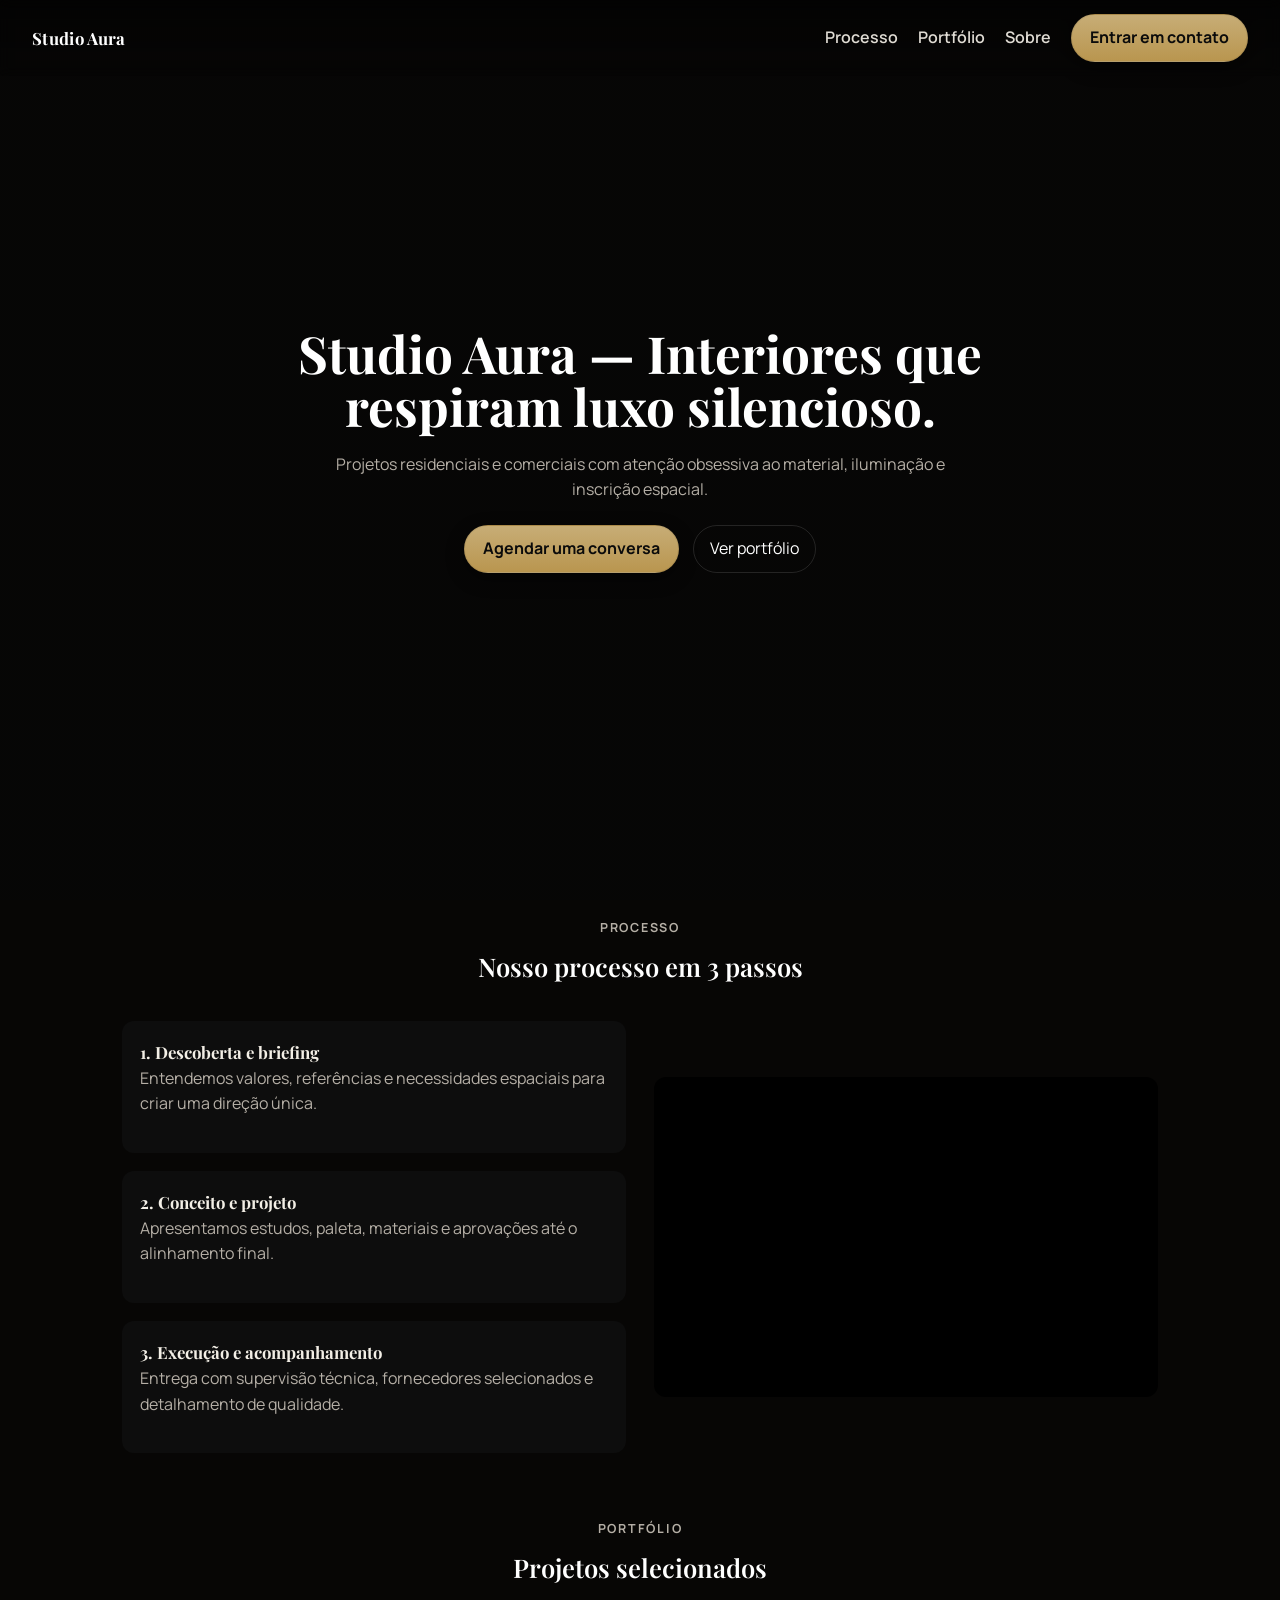
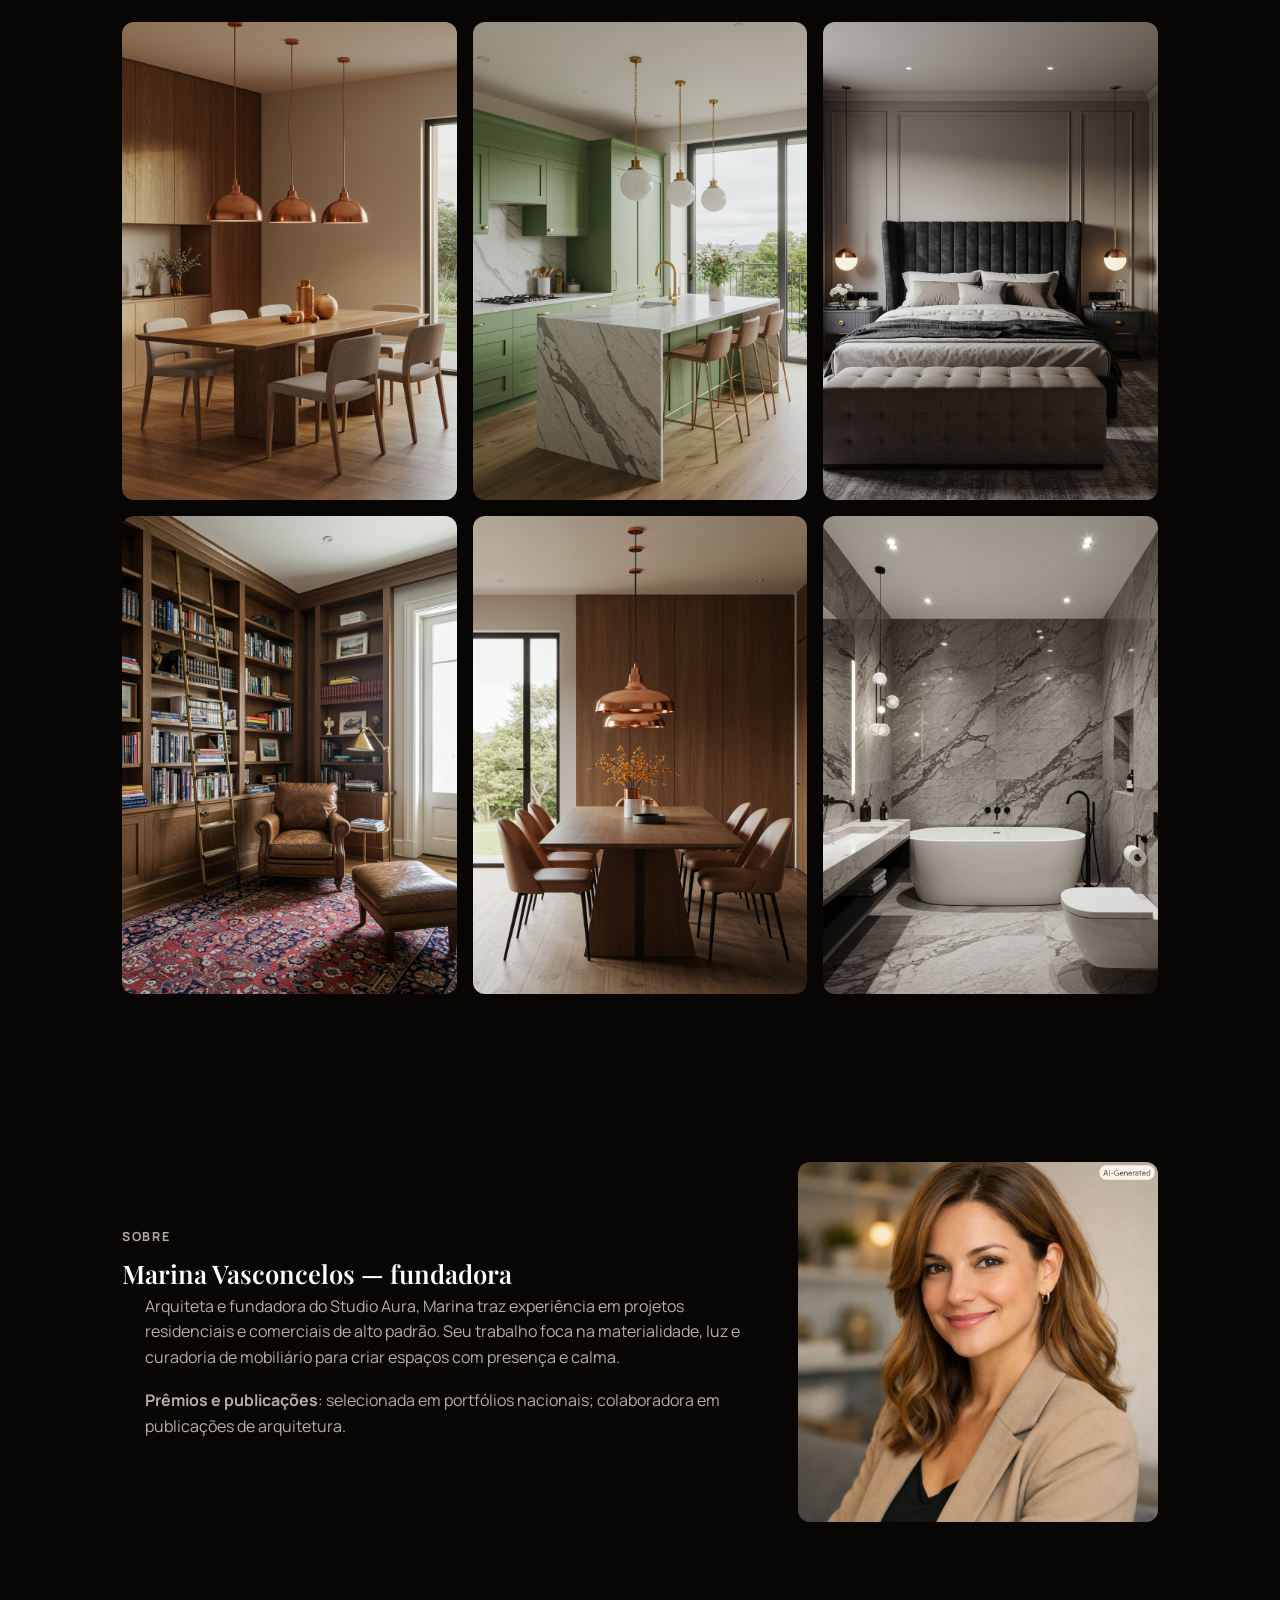
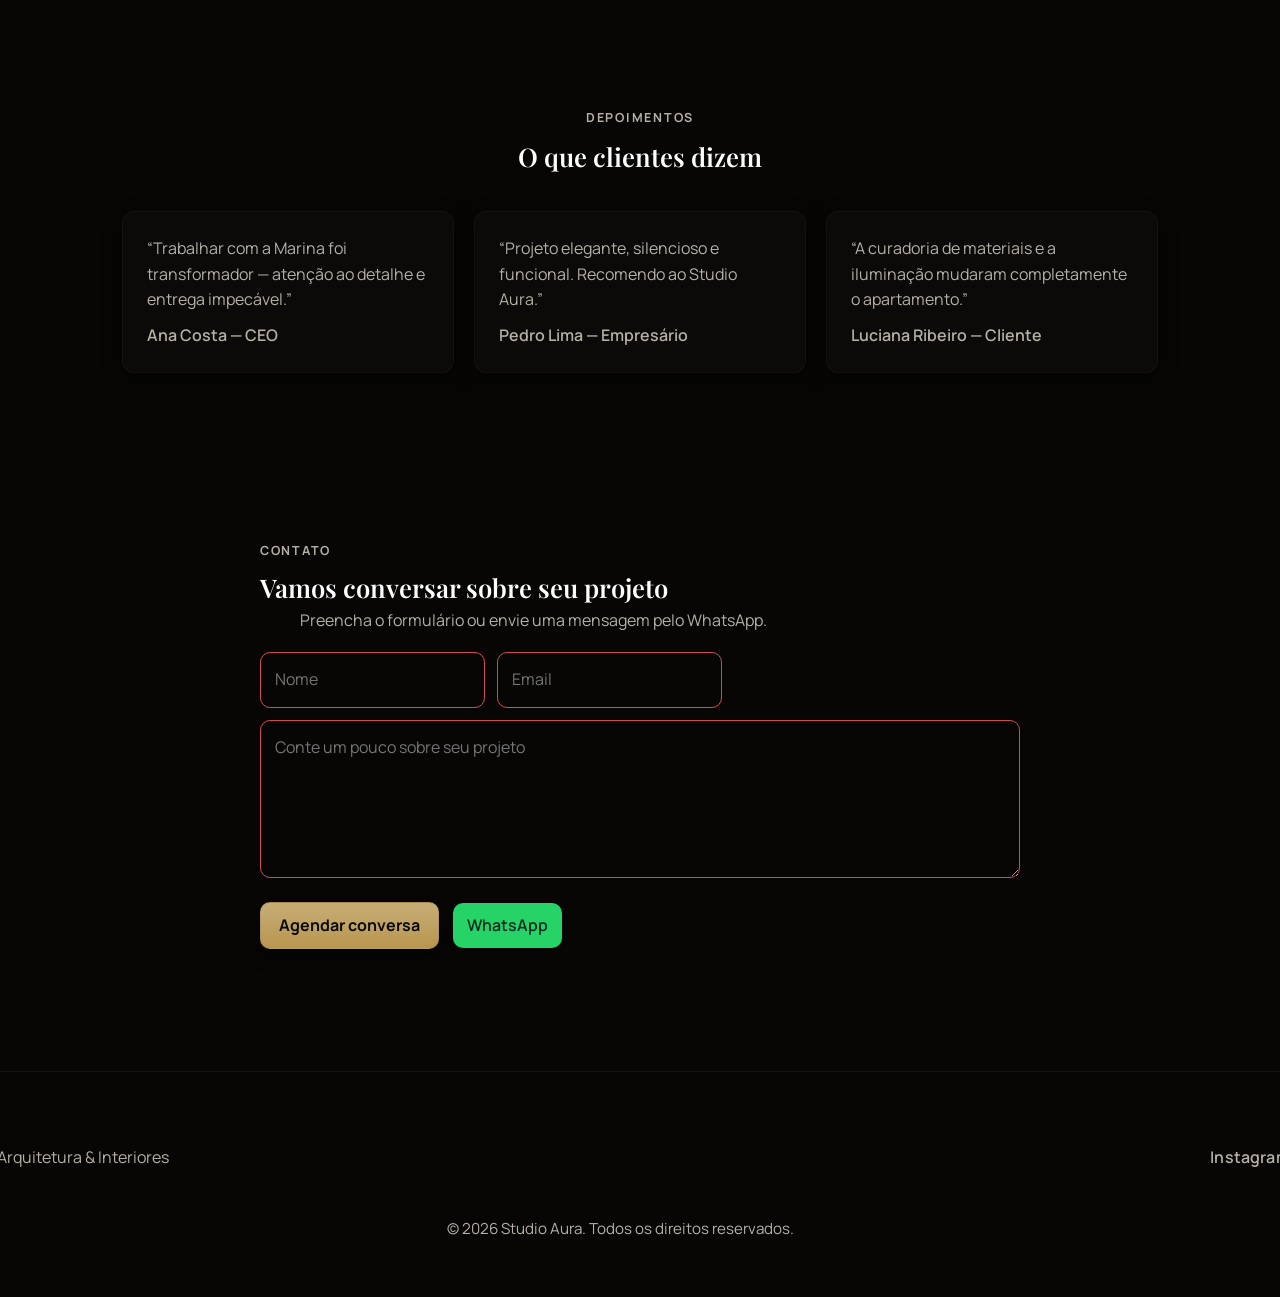
<file: index.html>
<!doctype html>
<html lang="pt-BR">
  <head>
    <meta charset="utf-8" />
    <meta name="viewport" content="width=device-width,initial-scale=1" />
    <title>Studio Aura — Design de Interiores</title>
    <link rel="preconnect" href="https://fonts.googleapis.com" />
    <link rel="preconnect" href="https://fonts.gstatic.com" crossorigin />
    <link
      href="https://fonts.googleapis.com/css2?family=Playfair+Display:wght@400;600;700&family=Manrope:wght@300;400;600;700&display=swap"
      rel="stylesheet"
    />
    <link rel="stylesheet" href="assets/styles.css" />
  </head>
  <body>
    <header>
      <div class="brand">Studio Aura</div>
      <nav>
        <a class="nav-link" href="#process">Processo</a>
        <a class="nav-link" href="#portfolio">Portfólio</a>
        <a class="nav-link" href="#about">Sobre</a>
        <a class="cta" href="#contact">Entrar em contato</a>
      </nav>
    </header>

    <main>
      <section class="hero reveal" aria-label="Hero">
        <video
          autoplay
          muted
          loop
          playsinline
          src="assets/interior-dark-video.mp4"
        ></video>
        <div class="scrim"></div>
        <div class="hero-inner container">
          <h1>Studio Aura — Interiores que respiram luxo silencioso.</h1>
          <p>
            Projetos residenciais e comerciais com atenção obsessiva ao
            material, iluminação e inscrição espacial.
          </p>
          <div class="actions">
            <a class="cta" href="#contact">Agendar uma conversa</a>
            <a class="btn-ghost" href="#portfolio">Ver portfólio</a>
          </div>
        </div>
      </section>

      <section id="process" class="container reveal">
        <div class="section-head">
          <div class="kicker">Processo</div>
          <h2 class="section-head-title">Nosso processo em 3 passos</h2>
        </div>
        <div class="steps">
          <div class="list">
            <div class="step">
              <div>
                <h4>1. Descoberta e briefing</h4>
                <p class="section-text">
                  Entendemos valores, referências e necessidades espaciais para
                  criar uma direção única.
                </p>
              </div>
            </div>
            <div class="step">
              <div>
                <h4>2. Conceito e projeto</h4>
                <p class="section-text">
                  Apresentamos estudos, paleta, materiais e aprovações até o
                  alinhamento final.
                </p>
              </div>
            </div>
            <div class="step">
              <div>
                <h4>3. Execução e acompanhamento</h4>
                <p class="section-text">
                  Entrega com supervisão técnica, fornecedores selecionados e
                  detalhamento de qualidade.
                </p>
              </div>
            </div>
          </div>
          <div class="process-video">
            <video
              autoplay
              muted
              loop
              playsinline
              src="assets/video-camadas.mp4"
            ></video>
          </div>
        </div>
      </section>

      <section id="portfolio" class="reveal section-offset-top">
        <div class="container">
          <div class="section-head">
            <div class="kicker">Portfólio</div>
            <h2 class="section-head-title">Projetos selecionados</h2>
          </div>
          <div class="grid grid-spaced">
            <div class="item">
              <img
                src="assets/projeto-sala.png"
                alt="Projeto Sala"
                loading="lazy"
              />
              <!-- <div class="caption">Sala — Residência SP</div> -->
            </div>
            <div class="item">
              <img
                src="assets/projeto-cozinha.png"
                alt="Projeto Cozinha"
                loading="lazy"
              />
              <!-- <div class="caption">Cozinha — Apartamento</div> -->
            </div>
            <div class="item">
              <img
                src="assets/projeto-quarto.png"
                alt="Projeto Quarto"
                loading="lazy"
              />
              <!-- <div class="caption">Suíte Principal</div> -->
            </div>
            <div class="item">
              <img
                src="assets/projeto-biblioteca.png"
                alt="Projeto Biblioteca"
                loading="lazy"
              />
              <!-- <div class="caption">Biblioteca</div> -->
            </div>
            <div class="item">
              <img
                src="assets/projeto-sala-2.png"
                alt="Projeto Sala 2"
                loading="lazy"
              />
              <!-- <div class="caption">Sala — Reforma</div> -->
            </div>
            <div class="item">
              <img
                src="assets/projeto-banheiro.png"
                alt="Projeto Banheiro"
                loading="lazy"
              />
              <!-- <div class="caption">Banheiro — Projeto</div> -->
            </div>
          </div>
        </div>
      </section>

      <section id="about" class="reveal">
        <div class="container about">
          <div>
            <div class="kicker">Sobre</div>
            <h2 class="section-head-title">Marina Vasconcelos — fundadora</h2>
            <p class="section-text">
              Arquiteta e fundadora do Studio Aura, Marina traz experiência em
              projetos residenciais e comerciais de alto padrão. Seu trabalho
              foca na materialidade, luz e curadoria de mobiliário para criar
              espaços com presença e calma.
            </p>
            <p class="section-text">
              <strong>Prêmios e publicações</strong>: selecionada em portfólios
              nacionais; colaboradora em publicações de arquitetura.
            </p>
          </div>
          <div class="photo">
            <img
              src="assets/marina.png"
              alt="Marina Vasconcelos"
              loading="lazy"
            />
          </div>
        </div>
      </section>

      <section id="testimonials" class="reveal">
        <div class="container">
          <div class="section-head">
            <div class="kicker">Depoimentos</div>
            <h2 class="section-head-title">O que clientes dizem</h2>
          </div>
          <div class="testimonials testimonials-spaced">
            <div class="quote">
              “Trabalhar com a Marina foi transformador — atenção ao detalhe e
              entrega impecável.”
              <div class="testimonial-author">Ana Costa — CEO</div>
            </div>
            <div class="quote">
              “Projeto elegante, silencioso e funcional. Recomendo ao Studio
              Aura.”
              <div class="testimonial-author">Pedro Lima — Empresário</div>
            </div>
            <div class="quote">
              “A curadoria de materiais e a iluminação mudaram completamente o
              apartamento.”
              <div class="testimonial-author">Luciana Ribeiro — Cliente</div>
            </div>
          </div>
        </div>
      </section>

      <section id="contact" class="reveal">
        <div class="container contact">
          <div class="contact-card">
            <div class="kicker">Contato</div>
            <h2 class="section-head-title">
              Vamos conversar sobre seu projeto
            </h2>
            <p class="section-text">
              Preencha o formulário ou envie uma mensagem pelo WhatsApp.
            </p>
            <form id="contactForm">
              <div class="form-row">
                <input type="text" id="name" placeholder="Nome" required />
                <input type="email" id="email" placeholder="Email" required />
              </div>
              <textarea
                id="message"
                rows="5"
                placeholder="Conte um pouco sobre seu projeto"
                required
              ></textarea>
              <div class="form-actions">
                <button type="submit" id="sendBtn" class="cta btn-soft">
                  Agendar conversa
                </button>
                <a
                  class="wpp"
                  id="wppLink"
                  href="https://wa.me/55"
                  target="_blank"
                  rel="noopener"
                  aria-label="Enviar mensagem pelo WhatsApp"
                  >WhatsApp</a
                >
              </div>
              <div id="formMsg" class="form-msg"></div>
            </form>
          </div>
        </div>
      </section>

      <footer>
        <div class="container footer-inner">
          <div class="footer-brand">
            <div class="brand">Studio Aura</div>
            <div>São Paulo • Arquitetura & Interiores</div>
          </div>
          <div class="footer-links">
            <a href="#">Instagram</a>
            <a href="#">LinkedIn</a>
          </div>
          <div class="copyright">
            © 2026 Studio Aura. Todos os direitos reservados.
          </div>
        </div>
      </footer>
    </main>

    <script>
      // Smooth scroll reveal for sections
      const observer = new IntersectionObserver(
        (entries) => {
          entries.forEach((entry) => {
            if (entry.isIntersecting) {
              entry.target.classList.add("visible");
              observer.unobserve(entry.target);
            }
          });
        },
        { threshold: 0.15 },
      );
      document
        .querySelectorAll(".reveal")
        .forEach((el) => observer.observe(el));

      // Small form handling — no backend. Replace with integration as needed.
      const form = document.getElementById("contactForm");
      const formMsg = document.getElementById("formMsg");
      const wppLink = document.getElementById("wppLink");
      const defaultPhone = "5511999999999";
      wppLink.href =
        "https://wa.me/" +
        defaultPhone +
        "?text=" +
        encodeURIComponent("Olá Marina, gostaria de falar sobre um projeto.");

      form.addEventListener("submit", (e) => {
        e.preventDefault();
        const name = document.getElementById("name").value.trim();
        const email = document.getElementById("email").value.trim();
        const message = document.getElementById("message").value.trim();
        if (!name || !email || !message) {
          formMsg.textContent = "Preencha todos os campos antes de enviar.";
          return;
        }
        const subject = "Pedido de orçamento - Studio Aura";
        const body = `Olá Marina,%0D%0A%0D%0ANome: ${encodeURIComponent(name)}%0D%0AEmail: ${encodeURIComponent(email)}%0D%0AMensagem: ${encodeURIComponent(message)}%0D%0A%0D%0A`;
        window.location.href = `mailto:contato@studioaura.com.br?subject=${encodeURIComponent(subject)}&body=${body}`;
        formMsg.textContent =
          "Abrindo seu e-mail. Confirme o envio no cliente de e-mail.";
      });
    </script>
  </body>
</html>
</file>
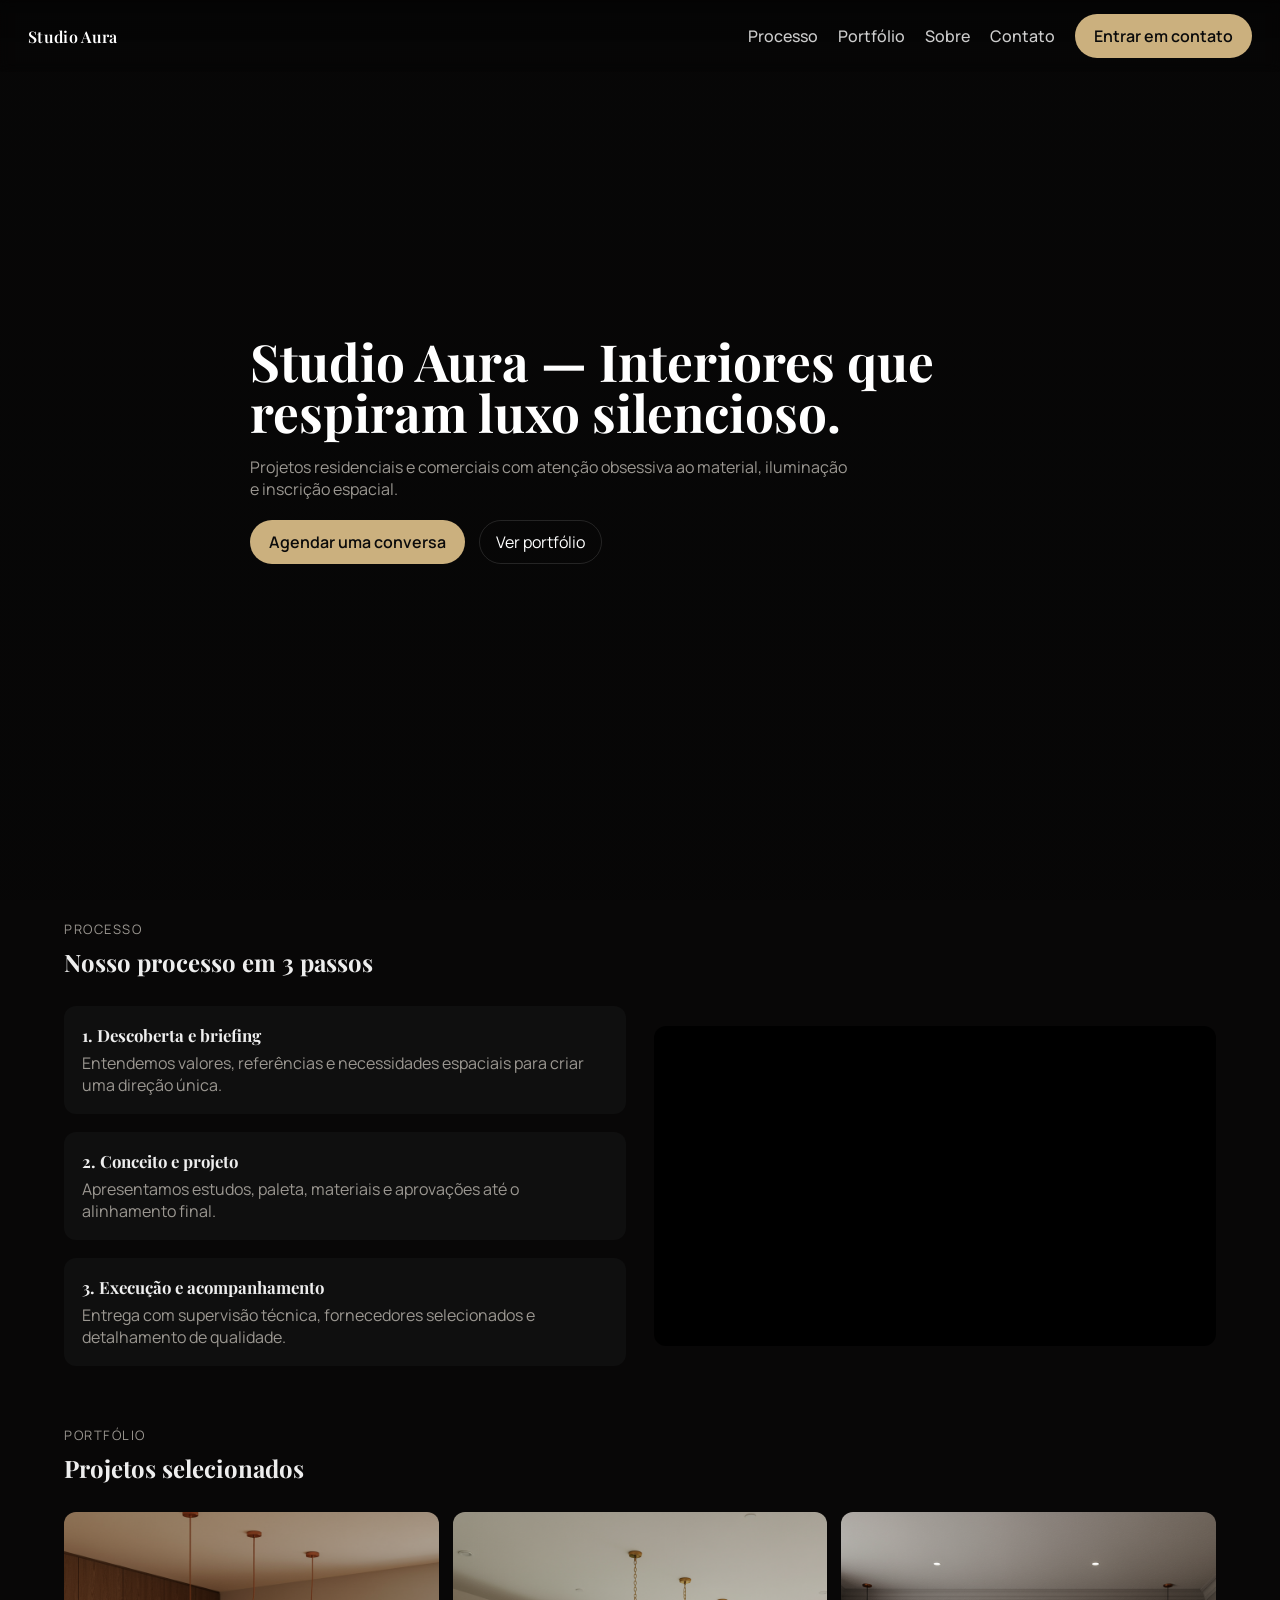
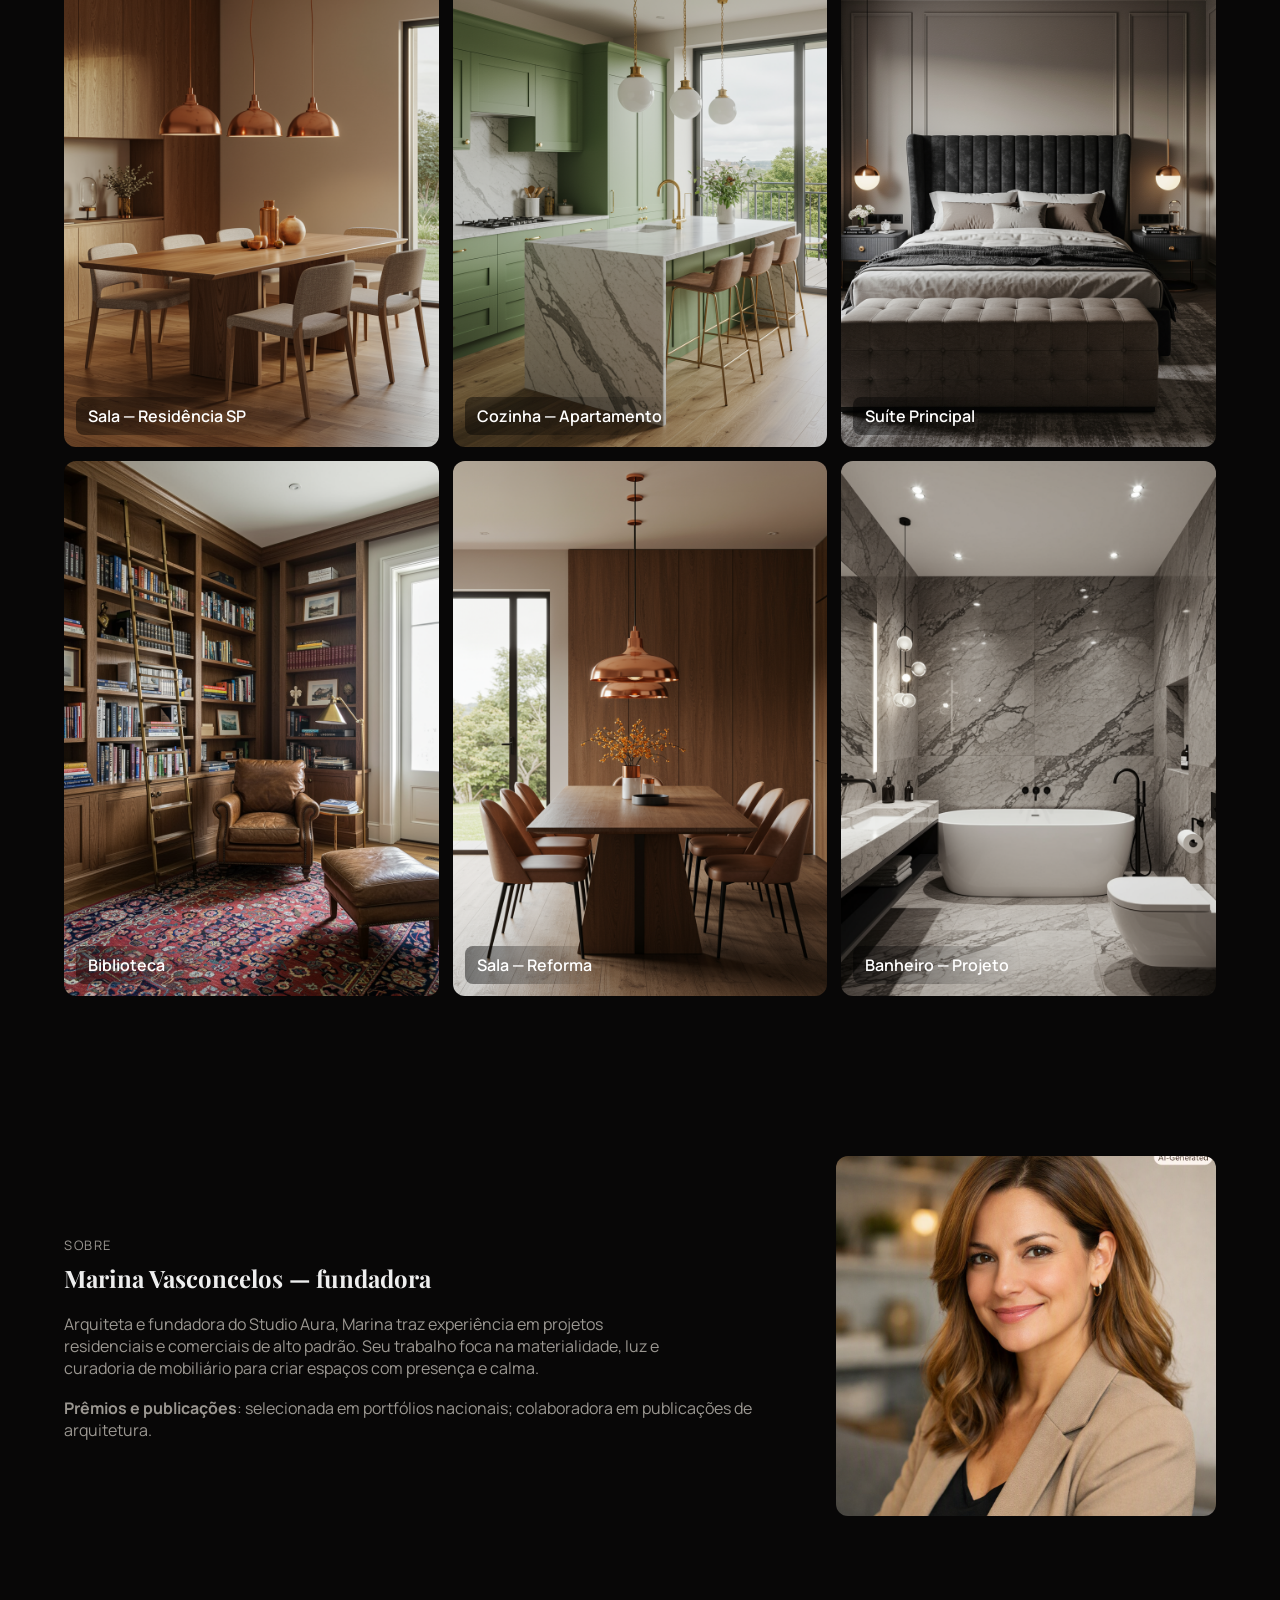
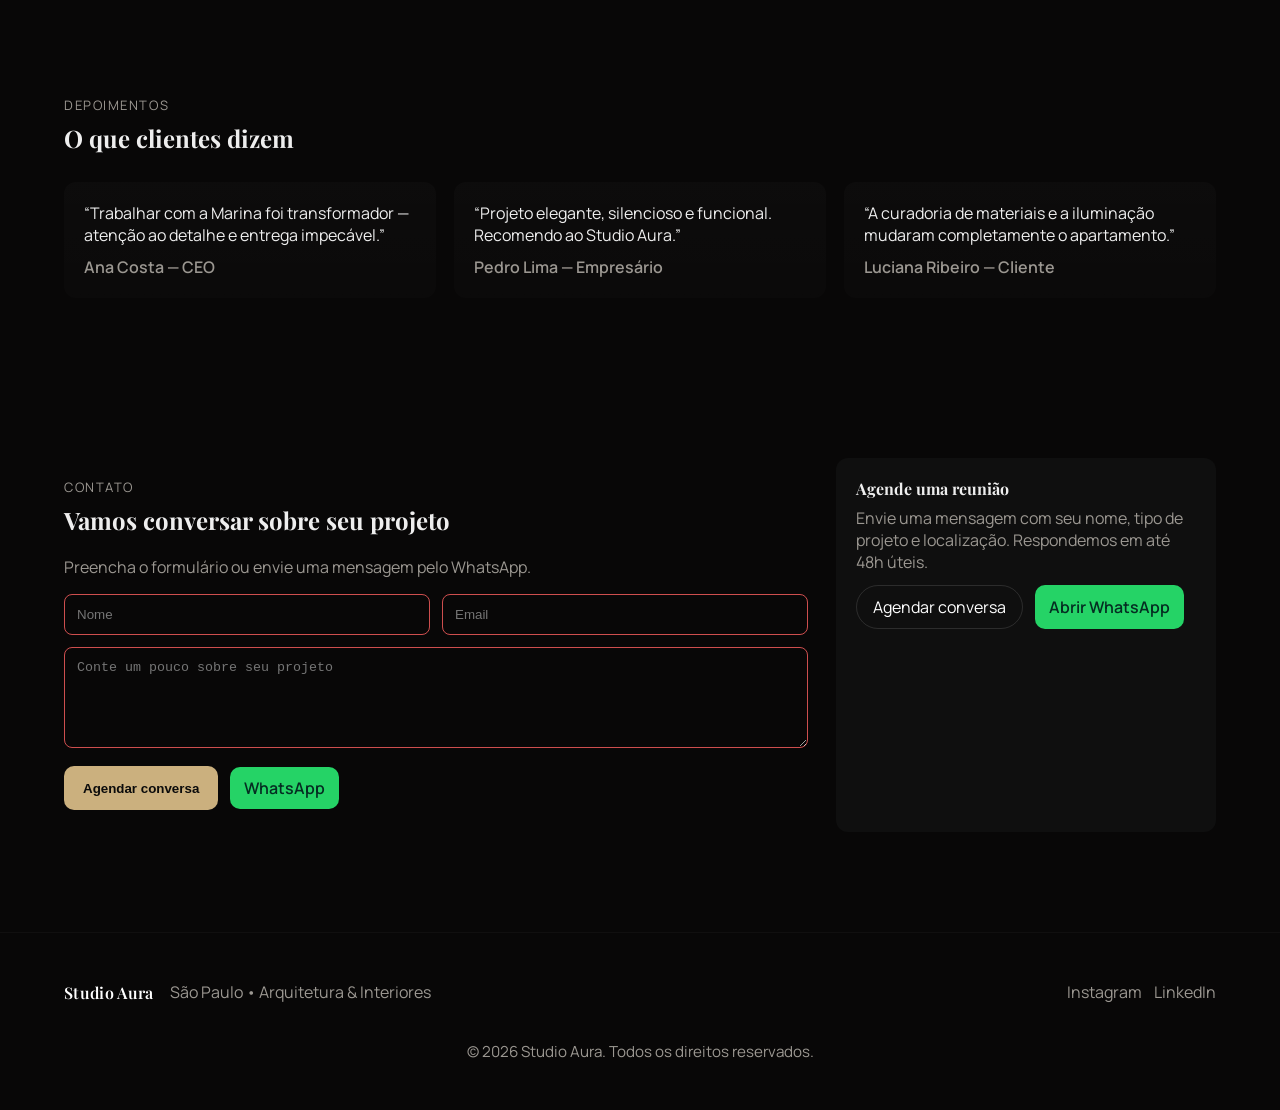
<file: landing-aura.html>
<!doctype html>
<html lang="pt-BR">
  <head>
    <meta charset="utf-8" />
    <meta name="viewport" content="width=device-width,initial-scale=1" />
    <title>Studio Aura — Design de Interiores</title>
    <link rel="preconnect" href="https://fonts.googleapis.com" />
    <link rel="preconnect" href="https://fonts.gstatic.com" crossorigin />
    <link
      href="https://fonts.googleapis.com/css2?family=Playfair+Display:wght@400;600;700&family=Manrope:wght@300;400;600;700&display=swap"
      rel="stylesheet"
    />
    <style>
      :root {
        --bg: #080707;
        --surface: #0f0f0f;
        --muted: #9b9791;
        --gold: #cbb07e;
        --gold-strong: #bfa36a;
        --glass: rgba(255, 255, 255, 0.04);
        --radius: 12px;
        --max-width: 1200px;
        --ff-heading: "Playfair Display", serif;
        --ff-body:
          "Manrope", system-ui, -apple-system, "Segoe UI", Roboto,
          "Helvetica Neue", Arial;
      }
      * {
        box-sizing: border-box;
      }
      html {
        scroll-behavior: smooth;
        scroll-padding-top: 96px;
      }
      html,
      body {
        height: 100%;
        background: var(--bg);
        color: #eee;
        margin: 0;
        font-family: var(--ff-body);
        -webkit-font-smoothing: antialiased;
      }
      a {
        color: var(--gold);
        text-decoration: none;
      }
      .container {
        max-width: var(--max-width);
        margin: 0 auto;
        padding: 0 24px;
      }

      /* NAV */
      header {
        position: fixed;
        left: 0;
        right: 0;
        top: 0;
        z-index: 60;
        min-height: 72px;
        display: flex;
        align-items: center;
        backdrop-filter: blur(6px);
        background: linear-gradient(180deg, rgba(0, 0, 0, 0.35), transparent);
        padding: 0 28px;
      }
      .brand {
        font-family: var(--ff-heading);
        font-weight: 600;
        letter-spacing: 0.02em;
        color: #fff;
      }
      nav {
        margin-left: auto;
        display: flex;
        gap: 20px;
        align-items: center;
      }
      .nav-link {
        color: rgba(255, 255, 255, 0.8);
        font-weight: 500;
        transition: color 0.25s ease;
      }
      .nav-link:hover,
      .nav-link:focus-visible {
        color: var(--gold);
        text-decoration: underline;
      }
      .cta {
        background: var(--gold);
        color: #0b0b0b;
        padding: 10px 18px;
        border-radius: 999px;
        font-weight: 600;
        border: 1px solid transparent;
      }

      /* HERO */
      .hero {
        min-height: 100dvh;
        display: grid;
        align-items: center;
        position: relative;
        overflow: hidden;
      }
      .hero video {
        position: absolute;
        inset: 0;
        width: 100%;
        height: 100%;
        object-fit: cover;
        filter: brightness(0.45) contrast(1.05);
      }
      .hero .scrim {
        position: absolute;
        inset: 0;
        background: linear-gradient(
          180deg,
          rgba(6, 6, 6, 0.45),
          rgba(6, 6, 6, 0.6)
        );
      }
      .hero .hero-inner {
        position: relative;
        z-index: 10;
        padding-top: 72px;
        padding-bottom: 72px;
      }
      .hero h1 {
        font-family: var(--ff-heading);
        font-size: clamp(2.2rem, 4vw, 4rem);
        line-height: 1;
        max-width: 780px;
        margin: 0 0 18px;
        color: #fff;
      }
      .hero p {
        color: var(--muted);
        max-width: 60ch;
        margin: 0 0 20px;
      }
      .hero .actions {
        display: flex;
        gap: 14px;
        flex-wrap: wrap;
      }
      .btn-ghost {
        display: inline-flex;
        align-items: center;
        justify-content: center;
        min-height: 44px;
        border: 1px solid rgba(255, 255, 255, 0.12);
        padding: 10px 16px;
        border-radius: 999px;
        color: #fff;
        background: transparent;
        transition:
          transform 0.24s ease,
          box-shadow 0.24s ease,
          border-color 0.24s ease,
          background-color 0.24s ease,
          color 0.24s ease;
        cursor: pointer;
        text-decoration: none;
      }
      .cta,
      .btn-ghost {
        display: inline-flex;
        align-items: center;
        justify-content: center;
        min-height: 44px;
        transition:
          transform 0.24s ease,
          box-shadow 0.24s ease,
          background-color 0.24s ease,
          color 0.24s ease,
          border-color 0.24s ease;
        cursor: pointer;
        text-decoration: none;
      }
      .cta:hover,
      .btn-ghost:hover {
        transform: translateY(-1px);
        box-shadow: 0 14px 28px rgba(203, 176, 126, 0.24);
        border-color: rgba(255, 215, 128, 0.95);
        background: rgba(203, 176, 126, 0.18);
        color: #f2e8c5;
      }
      .cta:focus-visible,
      .btn-ghost:focus-visible {
        outline: 2px solid rgba(203, 176, 126, 0.9);
        outline-offset: 4px;
      }

      .reveal {
        opacity: 0;
        transform: translateY(24px);
        transition:
          opacity 0.8s ease,
          transform 0.8s ease;
      }
      .reveal.visible {
        opacity: 1;
        transform: translateY(0);
      }
      .hero h1 {
        opacity: 0;
        transform: translateY(24px);
        animation: hero-text 0.9s ease-out 0.25s forwards;
      }
      .hero p {
        opacity: 0;
        transform: translateY(24px);
        animation: hero-text 0.9s ease-out 0.35s forwards;
      }
      .hero .actions {
        opacity: 0;
        transform: translateY(24px);
        animation: hero-text 0.9s ease-out 0.45s forwards;
      }
      @keyframes hero-text {
        to {
          opacity: 1;
          transform: translateY(0);
        }
      }

      /* Process */
      section {
        padding: 80px 0;
      }
      .section-head {
        margin-bottom: 28px;
      }
      .kicker {
        color: var(--muted);
        font-size: 13px;
        letter-spacing: 0.12em;
        text-transform: uppercase;
        padding-top: 20px;
      }
      .steps {
        display: grid;
        grid-template-columns: 1fr 1fr;
        gap: 28px;
        align-items: center;
      }
      .steps .list {
        display: flex;
        flex-direction: column;
        gap: 18px;
      }
      .step {
        background: var(--surface);
        padding: 18px;
        border-radius: var(--radius);
        display: flex;
        gap: 16px;
        align-items: flex-start;
      }
      .step h4 {
        margin: 0;
        font-family: var(--ff-heading);
        font-size: 1.05rem;
      }
      .process-video {
        border-radius: 12px;
        overflow: hidden;
        height: 320px;
        background: #000;
      }

      /* Portfolio */
      .grid {
        display: grid;
        grid-template-columns: repeat(3, 1fr);
        gap: 14px;
      }
      .item {
        position: relative;
        border-radius: 12px;
        overflow: hidden;
      }
      .item::before {
        content: "";
        position: absolute;
        inset: 0;
        background: linear-gradient(
          180deg,
          rgba(0, 0, 0, 0.08),
          rgba(0, 0, 0, 0.18)
        );
        opacity: 0;
        transition: opacity 0.4s ease;
        pointer-events: none;
      }
      .item:hover::before {
        opacity: 1;
      }
      .item img {
        width: 100%;
        height: 100%;
        object-fit: cover;
        display: block;
        transition: transform 0.45s ease;
      }
      .item:hover img {
        transform: scale(1.04);
      }
      .item .caption {
        position: absolute;
        left: 12px;
        bottom: 12px;
        color: #fff;
        background: linear-gradient(90deg, rgba(0, 0, 0, 0.45), transparent);
        padding: 8px 12px;
        border-radius: 8px;
        font-weight: 600;
        transition:
          transform 0.35s ease,
          color 0.35s ease,
          text-shadow 0.35s ease;
      }
      .item:hover .caption {
        transform: translateY(-4px);
        color: var(--gold);
        text-shadow: 0 0 12px rgba(203, 176, 126, 0.45);
      }

      /* About */
      .about {
        display: grid;
        grid-template-columns: 1fr 380px;
        gap: 28px;
        align-items: center;
      }
      .about .photo {
        height: 360px;
        border-radius: 12px;
        overflow: hidden;
        background: var(--glass);
        display: flex;
        align-items: center;
        justify-content: center;
      }
      .about img {
        width: 100%;
        height: 100%;
        object-fit: cover;
        display: block;
      }

      /* Testimonials */
      .testimonials {
        display: grid;
        grid-template-columns: 1fr 1fr 1fr;
        gap: 18px;
      }
      .quote {
        background: linear-gradient(
          180deg,
          rgba(255, 255, 255, 0.02),
          rgba(255, 255, 255, 0.01)
        );
        padding: 20px;
        border-radius: 12px;
      }

      /* Contact */
      .contact {
        display: grid;
        grid-template-columns: 1fr 380px;
        gap: 28px;
      }
      form {
        display: flex;
        flex-direction: column;
        gap: 12px;
      }
      input,
      textarea {
        background: transparent;
        border: 1px solid rgba(255, 255, 255, 0.08);
        padding: 12px;
        border-radius: 8px;
        color: #fff;
        transition:
          border-color 0.2s ease,
          box-shadow 0.2s ease;
      }
      input:focus,
      textarea:focus {
        outline: none;
        box-shadow: 0 0 0 3px rgba(203, 176, 126, 0.18);
        border-color: rgba(203, 176, 126, 0.6);
      }
      input:invalid,
      textarea:invalid {
        border-color: rgba(255, 97, 97, 0.8);
      }
      .form-row {
        display: flex;
        gap: 12px;
      }
      .wpp {
        display: inline-flex;
        align-items: center;
        gap: 10px;
        background: #25d366;
        color: #052d22;
        padding: 10px 14px;
        border-radius: 10px;
        font-weight: 600;
        transition:
          transform 0.2s ease,
          box-shadow 0.2s ease,
          background-color 0.2s ease;
      }
      .wpp:hover,
      .wpp:focus-visible {
        transform: translateY(-1px);
        box-shadow: 0 14px 28px rgba(37, 211, 102, 0.18);
        background-color: #1fd05d;
      }

      /* Footer */
      footer {
        padding: 48px 0;
        border-top: 1px solid rgba(255, 255, 255, 0.03);
        color: var(--muted);
      }
      .footer-inner {
        display: flex;
        justify-content: space-between;
        align-items: center;
        gap: 20px;
        flex-wrap: wrap;
      }
      .footer-brand {
        display: flex;
        gap: 16px;
        align-items: center;
      }
      .footer-links {
        display: flex;
        gap: 12px;
        align-items: center;
      }
      .footer-links a {
        color: var(--muted);
        transition:
          color 0.25s ease,
          transform 0.25s ease;
        cursor: pointer;
      }
      .footer-links a:hover,
      .footer-links a:focus-visible {
        color: var(--gold);
        transform: translateY(-1px);
      }
      .copyright {
        width: 100%;
        text-align: center;
        color: var(--muted);
        font-size: 0.95rem;
        margin-top: 18px;
      }

      /* Responsiveness */
      @media (max-width: 900px) {
        .steps {
          grid-template-columns: 1fr;
        }
        .grid {
          grid-template-columns: repeat(2, 1fr);
        }
        .about {
          grid-template-columns: 1fr;
        }
        .contact {
          grid-template-columns: 1fr;
        }
        .testimonials {
          grid-template-columns: 1fr;
        }
        header {
          flex-direction: column;
          align-items: flex-start;
          padding-bottom: 14px;
        }
        nav {
          display: flex;
          flex-wrap: wrap;
          justify-content: flex-start;
          gap: 14px;
          margin-top: 12px;
          width: 100%;
        }
      }
    </style>
  </head>
  <body>
    <header>
      <div class="brand">Studio Aura</div>
      <nav>
        <a class="nav-link" href="#process">Processo</a>
        <a class="nav-link" href="#portfolio">Portfólio</a>
        <a class="nav-link" href="#about">Sobre</a>
        <a class="nav-link" href="#contact">Contato</a>
        <a class="cta" href="#contact">Entrar em contato</a>
      </nav>
    </header>

    <main>
      <section class="hero reveal" aria-label="Hero">
        <video
          autoplay
          muted
          loop
          playsinline
          src="assets/interior-dark-video.mp4"
        ></video>
        <div class="scrim"></div>
        <div class="hero-inner container">
          <h1>
            Studio Aura — Interiores que respiram luxo silencioso.
          </h1>
          <p>
            Projetos residenciais e comerciais com atenção obsessiva ao
            material, iluminação e inscrição espacial.
          </p>
          <div class="actions">
            <a class="cta" href="#contact">Agendar uma conversa</a>
            <a class="btn-ghost" href="#portfolio">Ver portfólio</a>
          </div>
        </div>
      </section>

      <section id="process" class="container reveal">
        <div class="section-head">
          <div class="kicker">Processo</div>
          <h2 style="font-family: var(--ff-heading); margin-top: 8px">
            Nosso processo em 3 passos
          </h2>
        </div>
        <div class="steps">
          <div class="list">
            <div class="step">
              <div>
                <h4>1. Descoberta e briefing</h4>
                <p style="margin: 6px 0 0; color: var(--muted)">
                  Entendemos valores, referências e necessidades espaciais para
                  criar uma direção única.
                </p>
              </div>
            </div>
            <div class="step">
              <div>
                <h4>2. Conceito e projeto</h4>
                <p style="margin: 6px 0 0; color: var(--muted)">
                  Apresentamos estudos, paleta, materiais e aprovações até o
                  alinhamento final.
                </p>
              </div>
            </div>
            <div class="step">
              <div>
                <h4>3. Execução e acompanhamento</h4>
                <p style="margin: 6px 0 0; color: var(--muted)">
                  Entrega com supervisão técnica, fornecedores selecionados e
                  detalhamento de qualidade.
                </p>
              </div>
            </div>
          </div>
          <div class="process-video">
            <video
              autoplay
              muted
              loop
              playsinline
              src="assets/video-camadas.mp4"
              style="width: 100%; height: 100%; object-fit: cover"
            ></video>
          </div>
        </div>
      </section>

      <section id="portfolio" class="reveal" style="padding-top: 40px">
        <div class="container">
          <div class="section-head">
            <div class="kicker">Portfólio</div>
            <h2 style="font-family: var(--ff-heading); margin-top: 8px">
              Projetos selecionados
            </h2>
          </div>
          <div class="grid" style="margin-top: 18px">
            <div class="item">
              <img src="assets/projeto-sala.png" alt="Projeto Sala" />
              <div class="caption">Sala — Residência SP</div>
            </div>
            <div class="item">
              <img src="assets/projeto-cozinha.png" alt="Projeto Cozinha" />
              <div class="caption">Cozinha — Apartamento</div>
            </div>
            <div class="item">
              <img src="assets/projeto-quarto.png" alt="Projeto Quarto" />
              <div class="caption">Suíte Principal</div>
            </div>
            <div class="item">
              <img
                src="assets/projeto-biblioteca.png"
                alt="Projeto Biblioteca"
              />
              <div class="caption">Biblioteca</div>
            </div>
            <div class="item">
              <img src="assets/projeto-sala-2.png" alt="Projeto Sala 2" />
              <div class="caption">Sala — Reforma</div>
            </div>
            <div class="item">
              <img src="assets/projeto-banheiro.png" alt="Projeto Banheiro" />
              <div class="caption">Banheiro — Projeto</div>
            </div>
          </div>
        </div>
      </section>

      <section id="about" class="reveal">
        <div class="container about">
          <div>
            <div class="kicker">Sobre</div>
            <h2 style="font-family: var(--ff-heading); margin-top: 8px">
              Marina Vasconcelos — fundadora
            </h2>
            <p style="color: var(--muted); margin-top: 12px; max-width: 60ch">
              Arquiteta e fundadora do Studio Aura, Marina traz experiência em
              projetos residenciais e comerciais de alto padrão. Seu trabalho
              foca na materialidade, luz e curadoria de mobiliário para criar
              espaços com presença e calma.
            </p>
            <p style="margin-top: 18px; color: var(--muted)">
              <strong>Prêmios e publicações</strong>: selecionada em portfólios
              nacionais; colaboradora em publicações de arquitetura.
            </p>
          </div>
          <div class="photo">
            <img src="assets/marina.png" alt="Marina Vasconcelos" />
          </div>
        </div>
      </section>

      <section id="testimonials" class="reveal">
        <div class="container">
          <div class="section-head">
            <div class="kicker">Depoimentos</div>
            <h2 style="font-family: var(--ff-heading); margin-top: 8px">
              O que clientes dizem
            </h2>
          </div>
          <div class="testimonials" style="margin-top: 18px">
            <div class="quote">
              “Trabalhar com a Marina foi transformador — atenção ao detalhe e
              entrega impecável.”
              <div
                style="margin-top: 10px; font-weight: 600; color: var(--muted)"
              >
                Ana Costa — CEO
              </div>
            </div>
            <div class="quote">
              “Projeto elegante, silencioso e funcional. Recomendo ao Studio
              Aura.”
              <div
                style="margin-top: 10px; font-weight: 600; color: var(--muted)"
              >
                Pedro Lima — Empresário
              </div>
            </div>
            <div class="quote">
              “A curadoria de materiais e a iluminação mudaram completamente o
              apartamento.”
              <div
                style="margin-top: 10px; font-weight: 600; color: var(--muted)"
              >
                Luciana Ribeiro — Cliente
              </div>
            </div>
          </div>
        </div>
      </section>

      <section id="contact" class="reveal" style="padding-bottom: 100px">
        <div class="container contact">
          <div>
            <div class="kicker">Contato</div>
            <h2 style="font-family: var(--ff-heading); margin-top: 8px">
              Vamos conversar sobre seu projeto
            </h2>
            <p style="color: var(--muted); margin-top: 10px">
              Preencha o formulário ou envie uma mensagem pelo WhatsApp.
            </p>
            <form id="contactForm">
              <div class="form-row">
                <input
                  type="text"
                  id="name"
                  placeholder="Nome"
                  required
                  style="flex: 1"
                />
                <input
                  type="email"
                  id="email"
                  placeholder="Email"
                  required
                  style="flex: 1"
                />
              </div>
              <textarea
                id="message"
                rows="5"
                placeholder="Conte um pouco sobre seu projeto"
                required
              ></textarea>
              <div
                style="
                  display: flex;
                  gap: 12px;
                  align-items: center;
                  margin-top: 6px;
                "
              >
                <button
                  type="submit"
                  id="sendBtn"
                  class="cta"
                  style="border-radius: 10px"
                >
                  Agendar conversa
                </button>
                <a
                  class="wpp"
                  id="wppLink"
                  href="https://wa.me/55"
                  target="_blank"
                  rel="noopener"
                  aria-label="Enviar mensagem pelo WhatsApp"
                  >WhatsApp</a
                >
              </div>
              <div
                id="formMsg"
                style="margin-top: 10px; color: var(--gold)"
              ></div>
            </form>
          </div>
          <div
            style="
              padding: 20px;
              background: var(--surface);
              border-radius: 12px;
            "
          >
            <h4 style="margin: 0 0 8px; font-family: var(--ff-heading)">
              Agende uma reunião
            </h4>
            <p style="margin: 0 0 12px; color: var(--muted)">
              Envie uma mensagem com seu nome, tipo de projeto e localização.
              Respondemos em até 48h úteis.
            </p>
            <div style="display: flex; gap: 12px; flex-wrap: wrap">
              <a class="btn-ghost" href="#contact">Agendar conversa</a>
              <a
                class="wpp"
                href="https://wa.me/5511999999999"
                target="_blank"
                rel="noopener"
                aria-label="Abrir WhatsApp"
                >Abrir WhatsApp</a
              >
            </div>
          </div>
        </div>
      </section>

      <footer>
        <div class="container footer-inner">
          <div class="footer-brand">
            <div class="brand">Studio Aura</div>
            <div>São Paulo • Arquitetura & Interiores</div>
          </div>
          <div class="footer-links">
            <a href="#">Instagram</a>
            <a href="#">LinkedIn</a>
          </div>
          <div class="copyright">
            © 2026 Studio Aura. Todos os direitos reservados.
          </div>
        </div>
      </footer>
    </main>

    <script>
      // Smooth scroll reveal for sections
      const observer = new IntersectionObserver(
        (entries) => {
          entries.forEach((entry) => {
            if (entry.isIntersecting) {
              entry.target.classList.add("visible");
              observer.unobserve(entry.target);
            }
          });
        },
        { threshold: 0.15 },
      );
      document
        .querySelectorAll(".reveal")
        .forEach((el) => observer.observe(el));

      // Small form handling — no backend. Replace with integration as needed.
      const form = document.getElementById("contactForm");
      const formMsg = document.getElementById("formMsg");
      const wppLink = document.getElementById("wppLink");
      const defaultPhone = "5511999999999";
      wppLink.href =
        "https://wa.me/" +
        defaultPhone +
        "?text=" +
        encodeURIComponent("Olá Marina, gostaria de falar sobre um projeto.");

      form.addEventListener("submit", (e) => {
        e.preventDefault();
        const name = document.getElementById("name").value.trim();
        const email = document.getElementById("email").value.trim();
        const message = document.getElementById("message").value.trim();
        if (!name || !email || !message) {
          formMsg.textContent = "Preencha todos os campos antes de enviar.";
          return;
        }
        const subject = "Pedido de orçamento - Studio Aura";
        const body = `Olá Marina,%0D%0A%0D%0ANome: ${encodeURIComponent(name)}%0D%0AEmail: ${encodeURIComponent(email)}%0D%0AMensagem: ${encodeURIComponent(message)}%0D%0A%0D%0A`;
        window.location.href = `mailto:contato@studioaura.com.br?subject=${encodeURIComponent(subject)}&body=${body}`;
        formMsg.textContent =
          "Abrindo seu e-mail. Confirme o envio no cliente de e-mail.";
      });
    </script>
  </body>
</html>
</file>
<file: assets/styles.css>
:root {
  --bg: #070605;
  --surface: #0d0d0d;
  --muted: #b5afa6;
  --gold: #c7ad76;
  --gold-strong: #b9964f;
  --glass: rgba(255, 255, 255, 0.04);
  --radius: 12px;
  --max-width: 1100px;
  --ff-heading: "Playfair Display", serif;
  --ff-body:
    "Manrope", system-ui, -apple-system, "Segoe UI", Roboto, "Helvetica Neue",
    Arial;
}
* {
  box-sizing: border-box;
}
html {
  scroll-behavior: smooth;
  scroll-padding-top: 96px;
}
html,
body {
  height: 100%;
  background: var(--bg);
  color: #f3efe6;
  margin: 0;
  font-family: var(--ff-body);
  font-size: 16px;
  line-height: 1.6;
  -webkit-font-smoothing: antialiased;
  -webkit-text-size-adjust: 100%;
  text-rendering: optimizeLegibility;
}
a,
button,
input,
textarea {
  -webkit-tap-highlight-color: transparent;
}
button,
input,
textarea {
  font: inherit;
}
a {
  color: var(--gold);
  text-decoration: none;
}
.container {
  max-width: var(--max-width);
  margin: 0 auto;
  padding: 0 32px;
}

/* NAV */
header {
  position: fixed;
  left: 0;
  right: 0;
  top: 0;
  z-index: 60;
  min-height: 76px;
  display: flex;
  align-items: center;
  backdrop-filter: blur(6px);
  background: linear-gradient(180deg, rgba(0, 0, 0, 0.45), transparent);
  padding: 0 32px;
}
.brand {
  font-family: var(--ff-heading);
  font-weight: 600;
  letter-spacing: 0.02em;
  color: #fff;
}
nav {
  margin-left: auto;
  display: flex;
  gap: 20px;
  align-items: center;
}
.nav-link {
  color: rgba(243, 239, 230, 0.92);
  font-weight: 600;
  transition:
    color 0.22s ease,
    transform 0.18s ease;
}
.nav-link:hover,
.nav-link:focus-visible {
  color: var(--gold);
  text-decoration: underline;
}
.cta {
  background: linear-gradient(180deg, var(--gold), var(--gold-strong));
  color: #0b0b0b;
  padding: 10px 18px;
  border-radius: 999px;
  font-weight: 700;
  border: 1px solid rgba(0, 0, 0, 0.08);
  box-shadow: 0 6px 18px rgba(0, 0, 0, 0.45);
}

/* HERO */
.hero {
  min-height: 100dvh;
  display: grid;
  align-items: center;
  position: relative;
  overflow: hidden;
}
.hero video {
  position: absolute;
  inset: 0;
  width: 100%;
  height: 100%;
  object-fit: cover;
  filter: brightness(0.45) contrast(1.05);
}
.hero .scrim {
  position: absolute;
  inset: 0;
  background: linear-gradient(180deg, rgba(6, 6, 6, 0.45), rgba(6, 6, 6, 0.6));
}
.hero .hero-inner {
  position: relative;
  z-index: 10;
  padding-top: 96px;
  padding-bottom: 96px;
  display: flex;
  flex-direction: column;
  align-items: center;
  text-align: center;
}
.hero h1 {
  font-family: var(--ff-heading);
  font-size: clamp(2.4rem, 4vw, 3.6rem);
  line-height: 1.02;
  max-width: 720px;
  margin: 0 0 20px;
  color: #fff;
}
.hero p {
  color: var(--muted);
  max-width: 64ch;
  margin: 0 0 22px;
}
.hero .actions {
  display: flex;
  gap: 14px;
  flex-wrap: wrap;
}
/* Typographic helpers */
.kicker {
  text-transform: uppercase;
  color: var(--muted);
  font-weight: 700;
  letter-spacing: 0.14em;
  font-size: 0.78rem;
}
.section-head-title {
  font-family: var(--ff-heading);
  font-size: 1.6rem;
  color: #fff;
  margin: 6px 0 0;
  font-weight: 600;
}
.brand {
  font-family: var(--ff-heading);
  font-weight: 700;
  letter-spacing: 0.02em;
  color: #fff;
  font-size: 1.05rem;
}
.btn-ghost {
  display: inline-flex;
  align-items: center;
  justify-content: center;
  min-height: 44px;
  border: 1px solid rgba(255, 255, 255, 0.12);
  padding: 10px 16px;
  border-radius: 999px;
  color: #fff;
  background: transparent;
  transition:
    transform 0.24s ease,
    box-shadow 0.24s ease,
    border-color 0.24s ease,
    background-color 0.24s ease,
    color 0.24s ease;
  cursor: pointer;
  text-decoration: none;
}
.cta,
.btn-ghost {
  display: inline-flex;
  align-items: center;
  justify-content: center;
  min-height: 44px;
  transition:
    transform 0.24s ease,
    box-shadow 0.24s ease,
    background-color 0.24s ease,
    color 0.24s ease,
    border-color 0.24s ease;
  cursor: pointer;
  text-decoration: none;
}
.cta:hover,
.btn-ghost:hover {
  transform: translateY(-2px);
  box-shadow: 0 18px 36px rgba(11, 10, 9, 0.45);
  border-color: rgba(255, 215, 128, 0.95);
  background: rgba(203, 176, 126, 0.12);
  color: #f2e8c5;
}
.cta:active,
.btn-ghost:active {
  transform: translateY(0);
  box-shadow: 0 8px 18px rgba(0, 0, 0, 0.5);
}
.cta:focus-visible,
.btn-ghost:focus-visible {
  outline: 3px solid rgba(199, 173, 118, 0.16);
  outline-offset: 4px;
}

/* ghost button subtle hover */
.btn-ghost:hover {
  background: rgba(255, 255, 255, 0.03);
  border-color: rgba(255, 255, 255, 0.14);
}

/* WhatsApp button */
.wpp {
  transition:
    transform 0.18s ease,
    box-shadow 0.18s ease,
    background-color 0.18s ease;
}
.wpp:active {
  transform: translateY(1px) scale(0.998);
}
.wpp:hover {
  box-shadow: 0 16px 34px rgba(37, 211, 102, 0.14);
}

.reveal {
  opacity: 0;
  transform: translateY(24px);
  transition:
    opacity 0.8s ease,
    transform 0.8s ease;
}
.reveal.visible {
  opacity: 1;
  transform: translateY(0);
}
.hero h1 {
  opacity: 0;
  transform: translateY(24px);
  animation: hero-text 0.9s ease-out 0.25s forwards;
}
.hero p {
  opacity: 0;
  transform: translateY(24px);
  animation: hero-text 0.9s ease-out 0.35s forwards;
}
.hero .actions {
  opacity: 0;
  transform: translateY(24px);
  animation: hero-text 0.9s ease-out 0.45s forwards;
}
@keyframes hero-text {
  to {
    opacity: 1;
    transform: translateY(0);
  }
}

/* Process */
section {
  padding: 84px 0;
}
.section-head {
  padding-top: 18px;
  margin: 0 auto 34px;
  max-width: 720px;
  text-align: center;
}
.section-head h2 {
  font-family: var(--ff-heading);
  margin-top: 8px;
}
.section-text {
  color: var(--muted);
  margin: 0 auto 18px;
  max-width: 68ch;
}
.testimonial-author,
.section-note {
  margin-top: 10px;
  font-weight: 600;
  color: var(--muted);
}
.section-offset-top {
  padding-top: 48px;
}
.grid-spaced,
.testimonials-spaced {
  margin-top: 26px;
}
.contact-card {
  max-width: 760px;
  margin: 0 auto;
  width: 100%;
}
.form-actions {
  display: flex;
  gap: 14px;
  align-items: center;
  margin-top: 12px;
  flex-wrap: wrap;
}
.form-msg {
  margin-top: 10px;
  color: var(--gold);
}
.btn-soft {
  border-radius: 10px;
}
.process-video video {
  width: 100%;
  height: 100%;
  object-fit: cover;
}
.steps {
  display: grid;
  grid-template-columns: 1fr 1fr;
  gap: 28px;
  align-items: center;
}
.steps .list {
  display: flex;
  flex-direction: column;
  gap: 18px;
}
.step {
  background: var(--surface);
  padding: 18px;
  border-radius: var(--radius);
  display: flex;
  gap: 16px;
  align-items: flex-start;
}
.step h4 {
  margin: 0;
  font-family: var(--ff-heading);
  font-size: 1.05rem;
}
.process-video {
  border-radius: 12px;
  overflow: hidden;
  height: 320px;
  background: #000;
}

/* Portfolio */
.grid {
  display: grid;
  grid-template-columns: repeat(3, 1fr);
  gap: 16px;
}
.item {
  position: relative;
  border-radius: 12px;
  overflow: hidden;
}
.item::before {
  content: "";
  position: absolute;
  inset: 0;
  background: linear-gradient(180deg, rgba(0, 0, 0, 0.08), rgba(0, 0, 0, 0.18));
  opacity: 0;
  transition: opacity 0.4s ease;
  pointer-events: none;
}
.item:hover::before {
  opacity: 1;
}
.item img {
  width: 100%;
  height: 100%;
  object-fit: cover;
  display: block;
  transition: transform 0.45s ease;
}
.item:hover img {
  transform: scale(1.04);
}
.item .caption {
  position: absolute;
  left: 12px;
  bottom: 12px;
  color: #fff;
  background: linear-gradient(90deg, rgba(0, 0, 0, 0.45), transparent);
  padding: 8px 12px;
  border-radius: 8px;
  font-weight: 600;
  transition:
    transform 0.35s ease,
    color 0.35s ease,
    text-shadow 0.35s ease;
}
.item:hover .caption {
  transform: translateY(-4px);
  color: var(--gold);
  text-shadow: 0 0 12px rgba(203, 176, 126, 0.45);
}

/* About */
.about {
  display: grid;
  grid-template-columns: 1fr 360px;
  gap: 30px;
  align-items: center;
}
.about .photo {
  height: 360px;
  border-radius: 12px;
  overflow: hidden;
  background: var(--glass);
  display: flex;
  align-items: center;
  justify-content: center;
}
.about img {
  width: 100%;
  height: 100%;
  object-fit: cover;
  display: block;
}

/* Testimonials */
.testimonials {
  display: grid;
  grid-template-columns: 1fr 1fr 1fr;
  gap: 20px;
}
.quote {
  background: rgba(255, 255, 255, 0.02);
  border: 1px solid rgba(255, 255, 255, 0.03);
  padding: 24px;
  border-radius: 12px;
  color: var(--muted);
  box-shadow: 0 6px 20px rgba(2, 2, 2, 0.45);
}

/* Contact */
.contact {
  display: flex;
  justify-content: center;
}
/* About-specific tweaks moved from inline styles */
.about .section-text {
  max-width: 60ch;
}
.about .section-text + .section-text {
  margin-top: 18px;
}
/* Contact spacing (was inline) */
#contact {
  padding-bottom: 100px;
}
form {
  display: flex;
  flex-direction: column;
  gap: 12px;
}
input,
textarea {
  background: transparent;
  border: 1px solid rgba(255, 255, 255, 0.08);
  padding: 14px;
  border-radius: 10px;
  color: #fff;
  transition:
    border-color 0.18s ease,
    box-shadow 0.18s ease,
    transform 0.18s ease;
}
input:focus,
textarea:focus {
  outline: none;
  box-shadow: 0 0 0 3px rgba(203, 176, 126, 0.18);
  border-color: rgba(203, 176, 126, 0.6);
}
input:invalid,
textarea:invalid {
  border-color: rgba(255, 97, 97, 0.8);
}
.form-row {
  display: flex;
  gap: 12px;
}
.wpp {
  display: inline-flex;
  align-items: center;
  gap: 10px;
  background: #25d366;
  color: #052d22;
  padding: 10px 14px;
  border-radius: 10px;
  font-weight: 600;
  transition:
    transform 0.2s ease,
    box-shadow 0.2s ease,
    background-color 0.2s ease;
}
.wpp:hover,
.wpp:focus-visible {
  transform: translateY(-1px);
  box-shadow: 0 14px 28px rgba(37, 211, 102, 0.18);
  background-color: #1fd05d;
}

/* Footer */
footer {
  padding: 72px 0 56px;
  border-top: 1px solid rgba(255, 255, 255, 0.06);
  color: var(--muted);
}
.footer-inner {
  display: flex;
  justify-content: space-between;
  align-items: center;
  gap: 20px;
  flex-wrap: wrap;
  max-width: 1120px;
  margin: 0 auto;
  width: 100%;
  transform: translateX(-20px);
}
.footer-brand {
  display: flex;
  gap: 16px;
  align-items: center;
  flex: 0 1 auto;
  min-width: 240px;
  transform: translateX(-300px);
}
.footer-brand .brand {
  font-weight: 700;
  color: #fff;
  margin-right: 6px;
}
.footer-links {
  display: flex;
  gap: 18px;
  align-items: center;
  flex: 0 1 auto;
  justify-content: flex-end;
  min-width: 240px;
  transform: translateX(225px);
}
.footer-links a {
  color: var(--muted);
  transition:
    color 0.25s ease,
    transform 0.25s ease;
  cursor: pointer;
  font-weight: 600;
  letter-spacing: 0.01em;
}
.footer-links a:hover,
.footer-links a:focus-visible {
  color: var(--gold);
  transform: translateY(-1px);
}
.copyright {
  flex: 0 0 100%;
  max-width: 1120px;
  margin: 26px auto 0;
  text-align: center;
  color: var(--muted);
  font-size: 0.95rem;
}

/* Responsiveness */
@media (max-width: 900px) {
  .steps {
    grid-template-columns: 1fr;
  }
  .grid {
    grid-template-columns: repeat(2, 1fr);
  }
  .about {
    grid-template-columns: 1fr;
  }
  .contact {
    grid-template-columns: 1fr;
  }
  .testimonials {
    grid-template-columns: 1fr;
  }
  header {
    flex-direction: column;
    align-items: flex-start;
    padding-bottom: 14px;
  }
  nav {
    display: flex;
    flex-wrap: wrap;
    justify-content: flex-start;
    gap: 14px;
    margin-top: 12px;
    width: 100%;
  }
  .footer-inner {
    justify-content: center;
    text-align: center;
    transform: none;
  }
  .footer-brand,
  .footer-links {
    width: 100%;
    justify-content: center;
  }
  .footer-links {
    order: 2;
    transform: none;
  }
  .hero .hero-inner {
    padding-top: 52px;
    padding-bottom: 52px;
  }
  .hero h1 {
    font-size: clamp(1.6rem, 6vw, 2.2rem);
  }
  .section-head-title {
    font-size: 1.25rem;
  }
}

@media (max-width: 720px) {
  .container {
    padding: 0 20px;
  }

  header {
    min-height: auto;
    padding: 16px 20px 14px;
  }

  nav {
    gap: 10px 12px;
    margin-top: 10px;
  }

  .nav-link {
    font-size: 0.92rem;
  }

  .hero {
    min-height: 100svh;
  }

  .hero .hero-inner {
    padding-top: 126px;
    padding-bottom: 72px;
  }

  .hero h1 {
    font-size: clamp(1.75rem, 6vw, 2.45rem);
    max-width: 100%;
  }

  .hero p {
    font-size: 0.98rem;
    max-width: 54ch;
  }

  .hero .actions {
    flex-direction: column;
    align-items: stretch;
    width: min(100%, 320px);
  }

  .hero .actions .cta,
  .hero .actions .btn-ghost {
    width: 100%;
    justify-content: center;
  }

  section {
    padding: 70px 0;
  }

  .steps {
    gap: 20px;
  }

  .process-video {
    height: 260px;
  }

  .grid {
    grid-template-columns: repeat(2, minmax(0, 1fr));
  }

  .about .photo {
    height: 300px;
  }

  .form-row {
    flex-direction: column;
  }

  .form-actions {
    flex-direction: column;
    align-items: stretch;
  }

  .form-actions .cta,
  .form-actions .wpp {
    width: 100%;
    justify-content: center;
  }

  .footer-brand,
  .footer-links {
    min-width: 0;
    transform: none;
  }
}

@media (max-width: 560px) {
  .container {
    padding: 0 16px;
  }

  header {
    padding: 14px 16px 14px;
  }

  nav {
    gap: 8px 10px;
  }

  .nav-link {
    font-size: 0.9rem;
  }

  .cta,
  .btn-ghost,
  .wpp {
    min-height: 46px;
    padding: 10px 14px;
    font-size: 0.95rem;
  }

  .hero .hero-inner {
    padding-top: 118px;
    padding-bottom: 64px;
  }

  .hero h1 {
    font-size: clamp(1.45rem, 7.6vw, 2rem);
  }

  .hero p {
    font-size: 0.95rem;
  }

  .section-head {
    margin-bottom: 28px;
  }

  .section-head-title {
    font-size: 1.2rem;
  }

  .grid {
    grid-template-columns: 1fr;
  }

  .item {
    min-height: 260px;
  }

  .step {
    padding: 16px;
    gap: 12px;
  }

  .step h4 {
    font-size: 1rem;
  }

  .quote {
    padding: 18px;
  }

  .about .photo {
    height: 260px;
  }

  .process-video {
    height: 220px;
  }

  #contact {
    padding-bottom: 80px;
  }
}

@media (max-width: 390px) {
  .hero .hero-inner {
    padding-top: 108px;
  }

  .hero h1 {
    font-size: 1.35rem;
  }

  .nav-link {
    font-size: 0.85rem;
  }
}

@supports (-webkit-touch-callout: none) {
  .hero {
    min-height: -webkit-fill-available;
  }

  body {
    min-height: -webkit-fill-available;
  }
}

@media (prefers-reduced-motion: reduce) {
  html {
    scroll-behavior: auto;
  }

  *,
  *::before,
  *::after {
    animation-duration: 0.01ms !important;
    animation-iteration-count: 1 !important;
    transition-duration: 0.01ms !important;
  }
}
</file>
